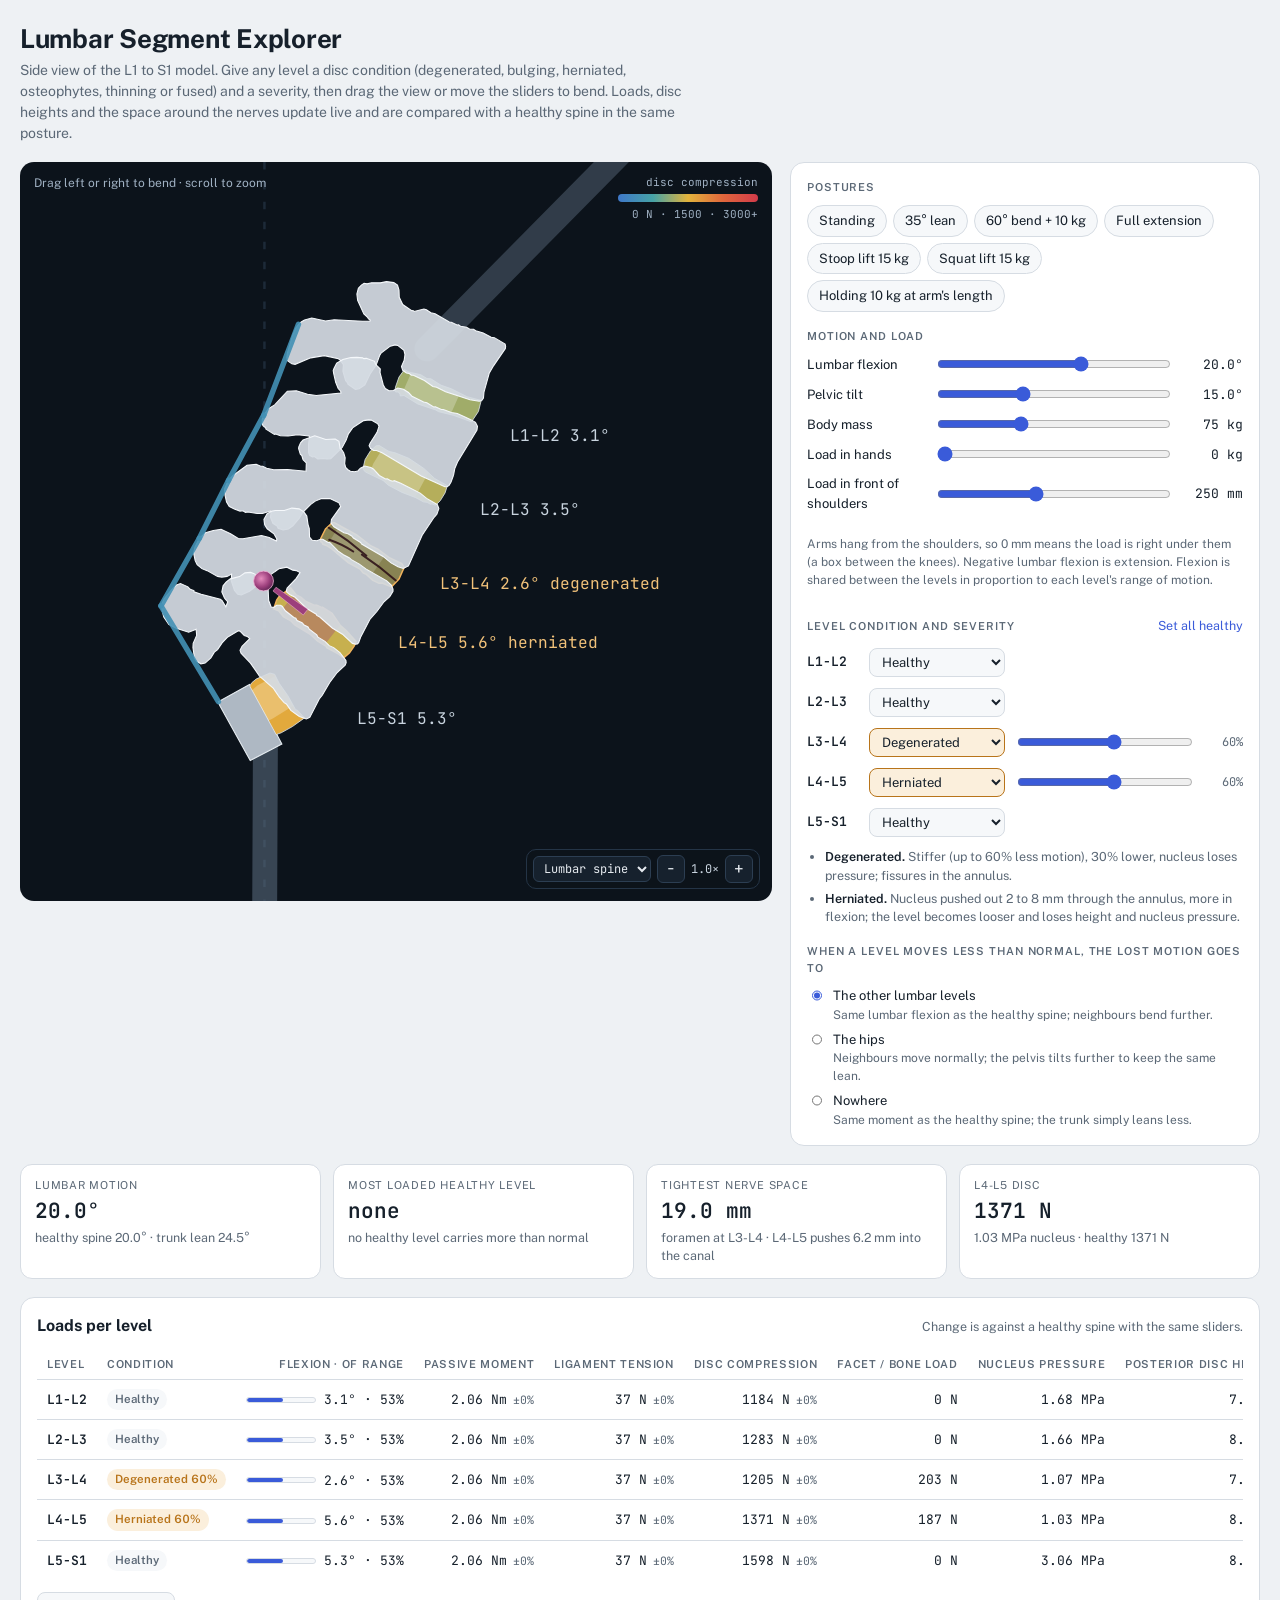
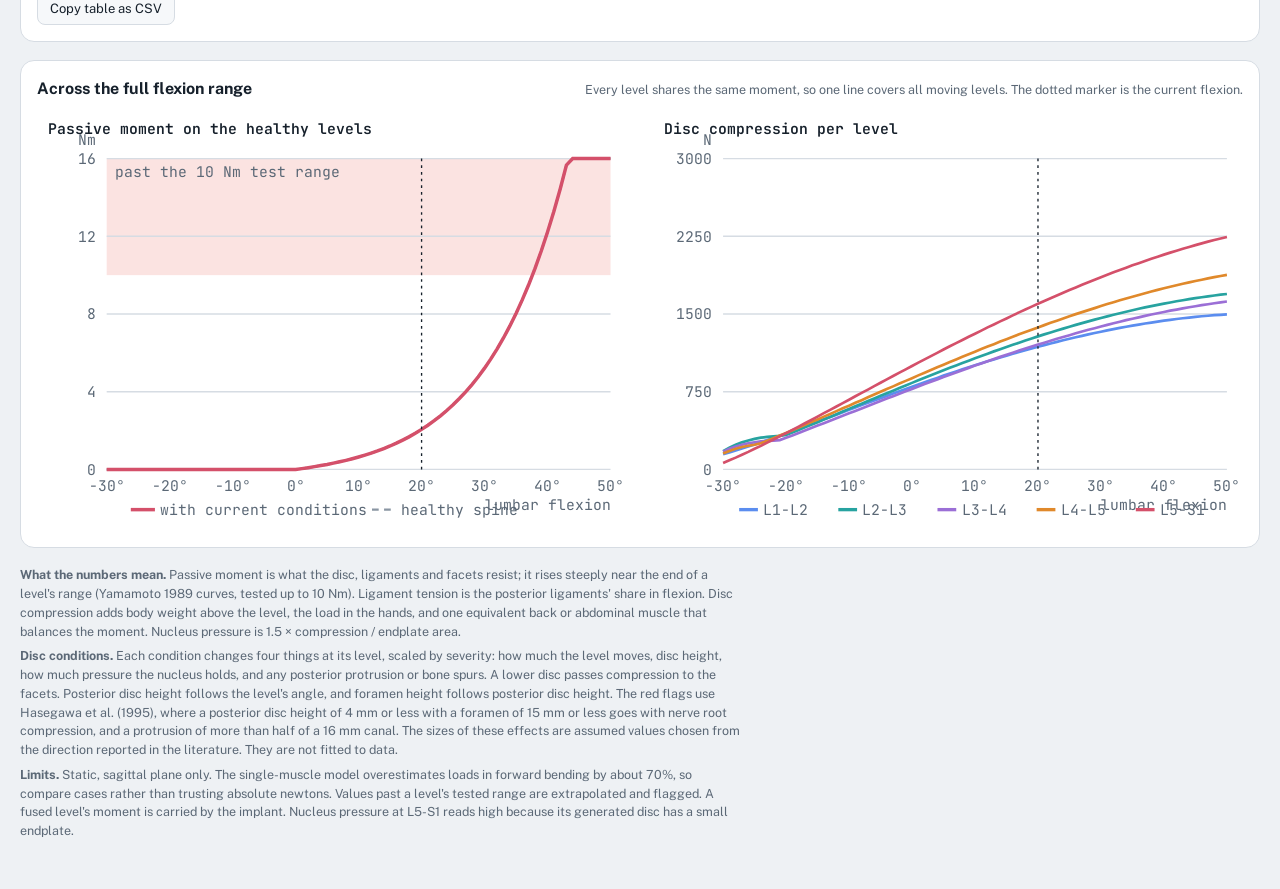
<file: index.html>
<!doctype html>
<html lang="en">
<head>
<meta charset="utf-8">
<meta name="viewport" content="width=device-width, initial-scale=1">
<title>Lumbar Segment Explorer</title>
<link rel="preconnect" href="https://fonts.googleapis.com">
<link rel="stylesheet" href="https://fonts.googleapis.com/css2?family=Public+Sans:wght@400;500;600;700&family=JetBrains+Mono:wght@400;600&display=swap">
<link rel="stylesheet" href="styles.css">
</head>
<body>
<div class="wrap">
  <header>
    <h1>Lumbar Segment Explorer</h1>
    <p>Side view of the L1 to S1 model. Give any level a disc condition (degenerated, bulging, herniated, osteophytes, thinning or fused) and a severity, then drag the view or move the sliders to bend. Loads, disc heights and the space around the nerves update live and are compared with a healthy spine in the same posture.</p>
  </header>

  <section class="stage">
    <div class="viewer">
      <div class="hint">Drag left or right to bend · scroll to zoom</div>
      <div class="legend"><span>disc compression</span><div class="ramp"></div><span>0 N · 1500 · 3000+</span></div>
      <div class="zoombar">
        <label for="focus" class="sr">Focus</label>
        <select id="focus"><option value="all">Whole body</option><option value="spine" selected>Lumbar spine</option>
          <option value="L1-L2">L1-L2</option><option value="L2-L3">L2-L3</option><option value="L3-L4">L3-L4</option><option value="L4-L5">L4-L5</option><option value="L5-S1">L5-S1</option></select>
        <button id="zoomOutBtn" aria-label="Zoom out">−</button><span id="zoomOut">1.0×</span><button id="zoomIn" aria-label="Zoom in">+</button>
      </div>
      <svg id="view" viewBox="0 0 560 550" role="img" aria-label="Side view of the lumbar spine in the current posture"></svg>
    </div>

    <div class="panel">
      <div class="group">
        <h2>Postures</h2>
        <div class="presets" id="presets"></div>
      </div>
      <div class="group">
        <h2>Motion and load</h2>
        <div class="slider"><label for="lumbar">Lumbar flexion</label><input id="lumbar" type="range" min="-30" max="50" step="0.5" value="20"><output id="lumbarOut"></output></div>
        <div class="slider"><label for="pelvis">Pelvic tilt</label><input id="pelvis" type="range" min="-10" max="60" step="0.5" value="15"><output id="pelvisOut"></output></div>
        <div class="slider"><label for="mass">Body mass</label><input id="mass" type="range" min="40" max="140" step="1" value="75"><output id="massOut"></output></div>
        <div class="slider"><label for="hand">Load in hands</label><input id="hand" type="range" min="0" max="30" step="1" value="0"><output id="handOut"></output></div>
        <div class="slider"><label for="reach">Load in front of shoulders</label><input id="reach" type="range" min="0" max="600" step="10" value="250"><output id="reachOut"></output></div>
        <p class="note">Arms hang from the shoulders, so 0 mm means the load is right under them (a box between the knees). Negative lumbar flexion is extension. Flexion is shared between the levels in proportion to each level's range of motion.</p>
      </div>
      <div class="group">
        <div class="grouphead"><h2>Level condition and severity</h2><button class="linkbtn" id="resetLevels">Set all healthy</button></div>
        <div class="levels" id="levels"></div>
        <ul class="effects" id="effects"></ul>
      </div>
      <div class="group">
        <h2>When a level moves less than normal, the lost motion goes to</h2>
        <div class="modes" id="modes">
          <label><input type="radio" name="mode" id="mode-spine" value="spine" checked><span>The other lumbar levels<small>Same lumbar flexion as the healthy spine; neighbours bend further.</small></span></label>
          <label><input type="radio" name="mode" id="mode-hips" value="hips"><span>The hips<small>Neighbours move normally; the pelvis tilts further to keep the same lean.</small></span></label>
          <label><input type="radio" name="mode" id="mode-none" value="none"><span>Nowhere<small>Same moment as the healthy spine; the trunk simply leans less.</small></span></label>
        </div>
      </div>
    </div>
  </section>

  <section class="stats" id="stats"></section>

  <section class="card">
    <div class="card-head">
      <h2>Loads per level</h2>
      <p>Change is against a healthy spine with the same sliders.</p>
    </div>
    <div class="tablewrap"><table id="table"></table></div>
    <div class="actions"><button class="btn" id="copy">Copy table as CSV</button><span id="copyMsg" aria-live="polite"></span></div>
    <textarea id="csvFallback" hidden readonly aria-label="CSV of the current table"></textarea>
  </section>

  <section class="card chart">
    <div class="card-head">
      <h2>Across the full flexion range</h2>
      <p>Every level shares the same moment, so one line covers all moving levels. The dotted marker is the current flexion.</p>
    </div>
    <div class="tablewrap"><svg id="chart" viewBox="0 0 900 312" role="img" aria-label="Passive moment at each level against lumbar flexion"></svg></div>
  </section>

  <footer>
    <p><strong>What the numbers mean.</strong> Passive moment is what the disc, ligaments and facets resist; it rises steeply near the end of a level's range (Yamamoto 1989 curves, tested up to 10 Nm). Ligament tension is the posterior ligaments' share in flexion. Disc compression adds body weight above the level, the load in the hands, and one equivalent back or abdominal muscle that balances the moment. Nucleus pressure is 1.5 × compression / endplate area.</p>
    <p><strong>Disc conditions.</strong> Each condition changes four things at its level, scaled by severity: how much the level moves, disc height, how much pressure the nucleus holds, and any posterior protrusion or bone spurs. A lower disc passes compression to the facets. Posterior disc height follows the level's angle, and foramen height follows posterior disc height. The red flags use Hasegawa et al. (1995), where a posterior disc height of 4 mm or less with a foramen of 15 mm or less goes with nerve root compression, and a protrusion of more than half of a 16 mm canal. The sizes of these effects are assumed values chosen from the direction reported in the literature. They are not fitted to data.</p>
    <p><strong>Limits.</strong> Static, sagittal plane only. The single-muscle model overestimates loads in forward bending by about 70%, so compare cases rather than trusting absolute newtons. Values past a level's tested range are extrapolated and flagged. A fused level's moment is carried by the implant. Nucleus pressure at L5-S1 reads high because its generated disc has a small endplate.</p>
  </footer>
</div>
<script src="app.js"></script>
</body>
</html>
</file>
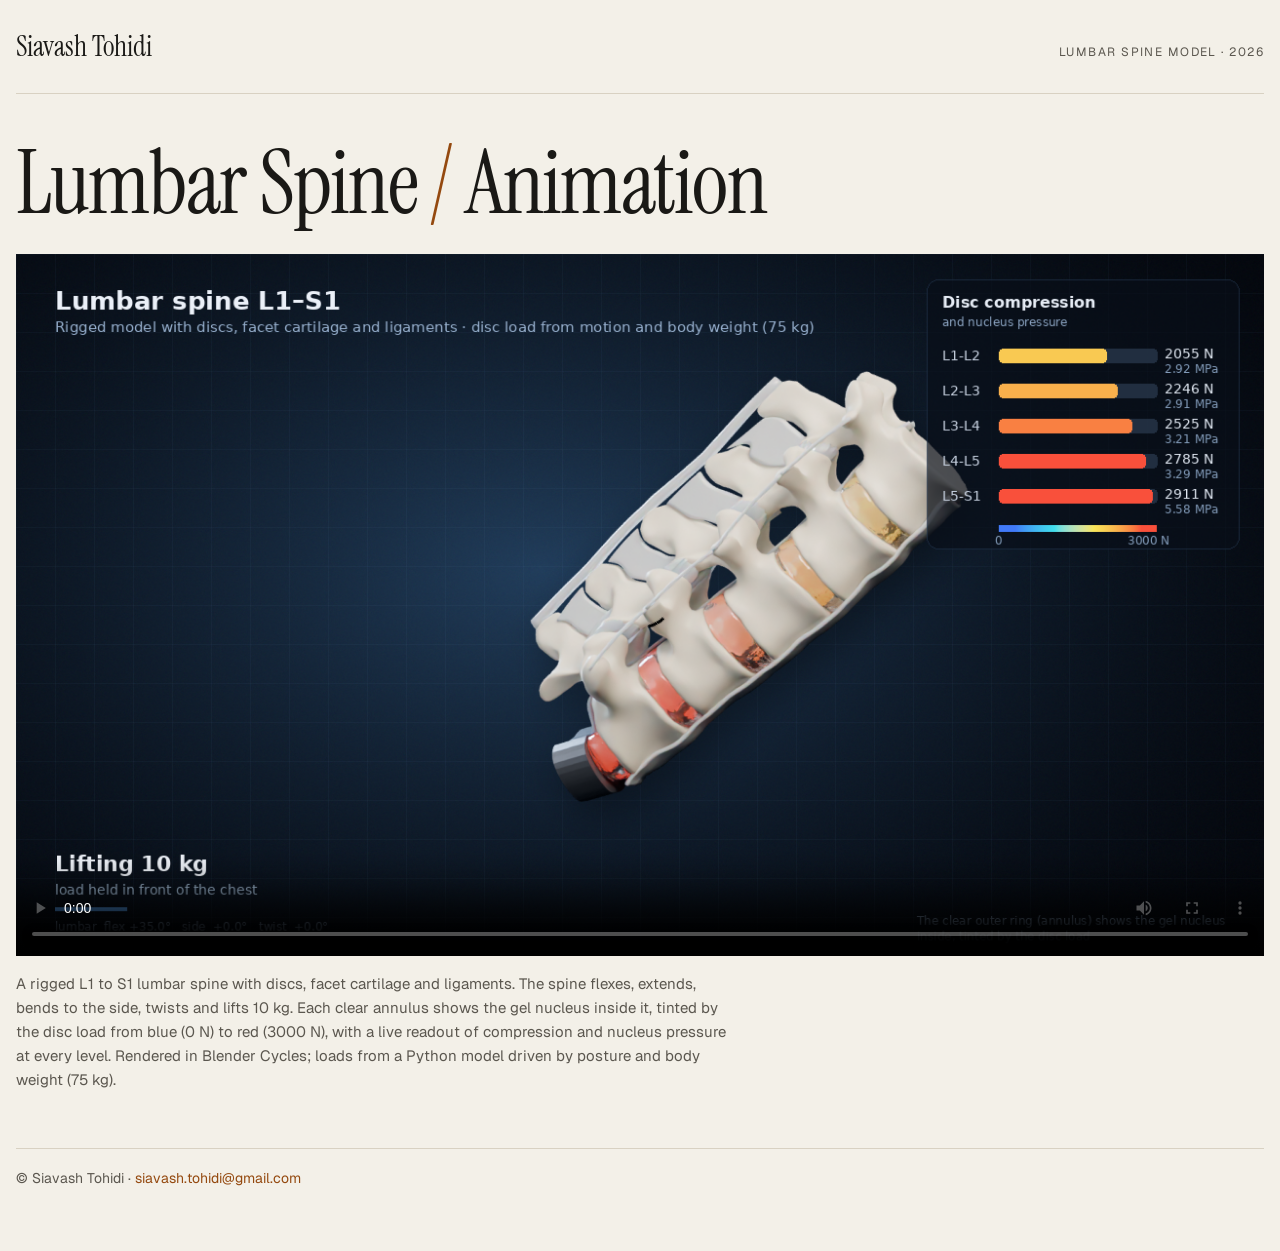
<file: animation/index.html>
<!doctype html>
<html lang="en">
<head>
<meta charset="utf-8">
<meta name="viewport" content="width=device-width, initial-scale=1">
<title>Lumbar Spine Model: Animation · Siavash Tohidi</title>
<meta name="description" content="Showcase animation of a rigged L1 to S1 lumbar spine model, with discs coloured by load.">
<link rel="preconnect" href="https://fonts.googleapis.com">
<link rel="preconnect" href="https://fonts.gstatic.com" crossorigin>
<link href="https://fonts.googleapis.com/css2?family=Instrument+Serif&family=Geist:wght@400;500&display=swap" rel="stylesheet">
<style>
  :root { --ink:#1A1916; --muted:#5B574F; --line:#D8D1C2; --bg:#F3F0E8; --acc:#94490F; }
  * { box-sizing:border-box; }
  body { margin:0; background:var(--bg); color:var(--ink); font-family:"Geist",system-ui,sans-serif; }
  .wrap { max-width:1312px; margin:0 auto; padding:0 16px 64px; }
  header { display:flex; justify-content:space-between; align-items:baseline; padding:28px 0; border-bottom:1px solid var(--line); }
  .logo { font-family:"Instrument Serif",Georgia,serif; font-size:28px; }
  .meta { font-size:12px; letter-spacing:.12em; text-transform:uppercase; color:var(--muted); }
  h1 { font-family:"Instrument Serif",Georgia,serif; font-weight:400; font-size:clamp(40px,7vw,88px); line-height:.95; letter-spacing:-.02em; margin:48px 0 28px; }
  h1 span { color:var(--acc); }
  video { display:block; width:100%; height:auto; aspect-ratio:16/9; background:#0E1A2B; }
  p { font-size:15px; line-height:1.6; color:var(--muted); max-width:720px; margin:16px 0 0; }
  footer { margin-top:56px; padding-top:20px; border-top:1px solid var(--line); font-size:14px; color:var(--muted); }
  a { color:var(--acc); text-decoration:none; }
  @media (max-width:600px) { .meta { display:none; } }
</style>
</head>
<body>
<div class="wrap">
  <header><span class="logo">Siavash Tohidi</span><span class="meta">Lumbar Spine Model · 2026</span></header>
  <h1>Lumbar Spine <span>/</span> Animation</h1>
  <video src="spine_showcase.mp4" poster="poster.png" controls playsinline preload="metadata" aria-label="Animation of the rigged lumbar spine bending, twisting and lifting, with discs coloured by load"></video>
  <p>A rigged L1 to S1 lumbar spine with discs, facet cartilage and ligaments. The spine flexes, extends, bends to the side, twists and lifts 10 kg. Each clear annulus shows the gel nucleus inside it, tinted by the disc load from blue (0 N) to red (3000 N), with a live readout of compression and nucleus pressure at every level. Rendered in Blender Cycles; loads from a Python model driven by posture and body weight (75 kg).</p>
  <footer>© Siavash Tohidi · <a href="mailto:siavash.tohidi@gmail.com">siavash.tohidi@gmail.com</a></footer>
</div>
</body>
</html>
</file>
<file: styles.css>
body{margin:0}
[hidden]{display:none!important}
:root{
  --bg:#eef1f4; --surface:#ffffff; --surface2:#f6f8fa; --ink:#16202b; --muted:#5b6876; --line:#d6dce3;
  --accent:#3a5bd9; --accent-soft:#e3e9fd; --ok:#2f8a5a; --warn:#b8741a; --crit:#c83f36; --fused:#6f58c4;
  --warn-soft:#fbefdc; --crit-soft:#fbe3e1; --fused-soft:#ece7fa;
  --sans:"Public Sans",system-ui,-apple-system,"Segoe UI",sans-serif;
  --mono:"JetBrains Mono",ui-monospace,SFMono-Regular,Menlo,monospace;
}
@media (prefers-color-scheme: dark){
  :root:not([data-theme="light"]){
    color-scheme:dark;
    --bg:#0f141a; --surface:#17202a; --surface2:#1c2733; --ink:#e6ebf0; --muted:#95a3b1; --line:#2b3744;
    --accent:#8198ff; --accent-soft:#232e52; --ok:#5cc08b; --warn:#e3a64f; --crit:#ef7a70; --fused:#a893f0;
    --warn-soft:#3a2d18; --crit-soft:#3d2020; --fused-soft:#2c2544;
  }
}
:root[data-theme="dark"]{
  color-scheme:dark;
  --bg:#0f141a; --surface:#17202a; --surface2:#1c2733; --ink:#e6ebf0; --muted:#95a3b1; --line:#2b3744;
  --accent:#8198ff; --accent-soft:#232e52; --ok:#5cc08b; --warn:#e3a64f; --crit:#ef7a70; --fused:#a893f0;
  --warn-soft:#3a2d18; --crit-soft:#3d2020; --fused-soft:#2c2544;
}
*{box-sizing:border-box}
body{background:var(--bg);color:var(--ink);font-family:var(--sans);font-size:14px;line-height:1.5}
.wrap{max-width:1240px;margin:0 auto;padding-inline:20px;padding-block:24px 48px;display:grid;gap:18px}
header{display:grid;gap:6px}
h1{font-size:26px;line-height:1.15;margin:0;font-weight:700;letter-spacing:-.01em;text-wrap:balance}
header p{margin:0;color:var(--muted);max-width:74ch}
.note{font-size:12px;color:var(--muted)}
.stage{display:grid;grid-template-columns:minmax(0,1.6fr) minmax(340px,1fr);gap:18px;align-items:start}
@media (max-width:900px){.stage{grid-template-columns:1fr}}
.wrap{max-width:1400px}
.viewer{background:#0c131b;border-radius:14px;overflow:hidden;position:relative;touch-action:none}
@media (min-width:901px){.viewer{position:sticky;top:calc(env(safe-area-inset-top,0px) + 12px)}}
.viewer svg{display:block;width:100%;height:auto;cursor:grab;user-select:none}
.viewer svg.dragging{cursor:grabbing}
.zoombar{position:absolute;right:12px;bottom:12px;display:flex;gap:6px;align-items:center;background:rgba(12,19,27,.85);border:1px solid #243446;border-radius:10px;padding:5px 6px;color:#c9d4df;font-family:var(--mono);font-size:12px}
.zoombar select{font:inherit;background:#16212d;color:#e6ebf0;border:1px solid #2c3e52;border-radius:6px;padding:3px 6px}
.zoombar button{width:28px;height:28px;border-radius:6px;border:1px solid #2c3e52;background:#16212d;color:#e6ebf0;font-size:16px;line-height:1}
.zoombar button:hover{border-color:#8198ff}
.zoombar button:focus-visible,.zoombar select:focus-visible{outline:2px solid #8198ff;outline-offset:1px}
.sr{position:absolute;width:1px;height:1px;overflow:hidden;clip:rect(0 0 0 0)}
.viewer .hint{position:absolute;left:14px;top:12px;color:#9fb0c2;font-size:12px;pointer-events:none}
.legend{position:absolute;right:14px;top:12px;display:grid;gap:4px;justify-items:end;color:#9fb0c2;font-size:11px;font-family:var(--mono);pointer-events:none}
.legend .ramp{width:140px;height:8px;border-radius:4px;background:linear-gradient(90deg,#3f78c9,#46a2a6,#e2b33c,#e0663c,#d23b4a)}
.panel{background:var(--surface);border:1px solid var(--line);border-radius:14px;padding:16px;display:grid;gap:16px}
.group{display:grid;gap:10px}
.group h2{font-size:11px;letter-spacing:.08em;text-transform:uppercase;color:var(--muted);margin:0;font-weight:600}
.presets{display:flex;flex-wrap:wrap;gap:6px}
button{font:inherit;cursor:pointer}
.chip{border:1px solid var(--line);background:var(--surface2);color:var(--ink);border-radius:999px;padding:5px 11px;font-size:13px}
.chip:hover{border-color:var(--accent)}
.chip:focus-visible,.seg button:focus-visible,input:focus-visible{outline:2px solid var(--accent);outline-offset:2px}
.slider{display:grid;grid-template-columns:118px minmax(0,1fr) 64px;gap:10px;align-items:center}
.slider label{font-size:13px}
.slider output{font-family:var(--mono);font-size:13px;text-align:right;font-variant-numeric:tabular-nums}
input[type=range]{width:100%;accent-color:var(--accent)}
.levels{display:grid;gap:8px}
.lvrow{display:grid;grid-template-columns:52px 136px minmax(0,1fr);gap:10px;align-items:center;min-height:32px}
.lvrow .name{font-family:var(--mono);font-size:13px;font-weight:600}
.seg{display:inline-flex;border:1px solid var(--line);border-radius:8px;overflow:hidden}
.seg button{border:0;background:var(--surface2);color:var(--muted);padding:5px 10px;font-size:12.5px;border-right:1px solid var(--line)}
.seg button:last-child{border-right:0}
.seg button[aria-pressed="true"]{background:var(--accent-soft);color:var(--ink);font-weight:600}
.seg button[data-s="degen"][aria-pressed="true"]{background:var(--warn-soft);color:var(--warn)}
.seg button[data-s="fused"][aria-pressed="true"]{background:var(--fused-soft);color:var(--fused)}
.degen{display:grid;grid-template-columns:minmax(0,1fr) 44px;gap:8px;align-items:center;font-size:12px;color:var(--muted)}
.degen output{font-family:var(--mono);text-align:right}
select.cond{font:inherit;font-size:13px;padding:5px 8px;border-radius:8px;border:1px solid var(--line);background:var(--surface2);color:var(--ink);width:100%}
select.cond:not(.healthy){border-color:var(--warn);background:var(--warn-soft)}
select.cond.fused{border-color:var(--fused);background:var(--fused-soft)}
select.cond:focus-visible{outline:2px solid var(--accent);outline-offset:2px}
.grouphead{display:flex;justify-content:space-between;align-items:baseline;gap:8px}
.linkbtn{border:0;background:none;color:var(--accent);font-size:12.5px;padding:0}
.linkbtn:hover{text-decoration:underline}
.effects{margin:0;padding-left:18px;display:grid;gap:4px;font-size:12.5px;color:var(--muted)}
.effects b{color:var(--ink);font-weight:600}
.modes{display:grid;gap:6px}
.modes label{display:grid;grid-template-columns:18px 1fr;gap:8px;align-items:start;font-size:13px;cursor:pointer}
.modes span small{display:block;color:var(--muted);font-size:12px}
.modes input{accent-color:var(--accent);margin-top:3px}
.stats{display:grid;grid-template-columns:repeat(4,minmax(0,1fr));gap:12px}
@media (max-width:760px){.stats{grid-template-columns:repeat(2,minmax(0,1fr))}}
.stat{background:var(--surface);border:1px solid var(--line);border-radius:12px;padding:12px 14px;display:grid;gap:2px;align-content:start}
.stat .k{font-size:11px;letter-spacing:.07em;text-transform:uppercase;color:var(--muted)}
.stat .v{font-family:var(--mono);font-size:21px;font-weight:600;font-variant-numeric:tabular-nums}
.stat .d{font-size:12.5px;color:var(--muted)}
.card{background:var(--surface);border:1px solid var(--line);border-radius:14px;padding:16px;display:grid;gap:12px}
.card-head{display:flex;flex-wrap:wrap;justify-content:space-between;align-items:baseline;gap:8px}
.card-head h2{font-size:16px;margin:0}
.card-head p{margin:0;color:var(--muted);font-size:12.5px}
.tablewrap{overflow-x:auto}
.chart svg{min-width:640px}
table{border-collapse:collapse;width:100%;min-width:1060px;font-variant-numeric:tabular-nums}
th{font-size:11px;letter-spacing:.06em;text-transform:uppercase;color:var(--muted);font-weight:600;text-align:right;padding:6px 10px;border-bottom:1px solid var(--line);white-space:nowrap}
th:first-child,th:nth-child(2){text-align:left}
td{padding:9px 10px;border-bottom:1px solid var(--line);text-align:right;font-family:var(--mono);font-size:13px;white-space:nowrap}
td:first-child{text-align:left;font-weight:600}
td:nth-child(2){text-align:left;font-family:var(--sans)}
tr:last-child td{border-bottom:0}
td.bad{color:var(--crit);font-weight:600}
.pill{display:inline-block;font-family:var(--sans);font-size:11.5px;font-weight:600;padding:2px 8px;border-radius:999px;background:var(--surface2);color:var(--muted)}
.pill.degen{background:var(--warn-soft);color:var(--warn)}
.pill.fused{background:var(--fused-soft);color:var(--fused)}
.pill.crit{background:var(--crit-soft);color:var(--crit)}
.delta{font-size:11.5px;margin-left:6px;color:var(--muted)}
.delta.up{color:var(--crit)} .delta.down{color:var(--ok)}
.rombar{display:inline-grid;grid-template-columns:70px auto;gap:8px;align-items:center}
.rombar i{display:block;height:6px;border-radius:3px;background:var(--surface2);position:relative;overflow:hidden;border:1px solid var(--line)}
.rombar i b{position:absolute;inset:0 auto 0 0;background:var(--accent);border-radius:3px}
.rombar i b.crit{background:var(--crit)}
.chart svg{width:100%;height:auto;display:block}
.chart text{fill:var(--muted);font-family:var(--mono);font-size:11px}
.actions{display:flex;gap:8px;flex-wrap:wrap;align-items:center}
.btn{border:1px solid var(--line);background:var(--surface2);color:var(--ink);border-radius:8px;padding:6px 12px;font-size:13px}
.btn:hover{border-color:var(--accent)}
#copyMsg{font-size:12px;color:var(--ok)}
textarea#csvFallback{width:100%;height:120px;font-family:var(--mono);font-size:12px;background:var(--surface2);color:var(--ink);border:1px solid var(--line);border-radius:8px}
footer{color:var(--muted);font-size:12.5px;display:grid;gap:6px;max-width:90ch}
footer p{margin:0}
@media (prefers-reduced-motion:reduce){*{transition:none!important}}
</file>
